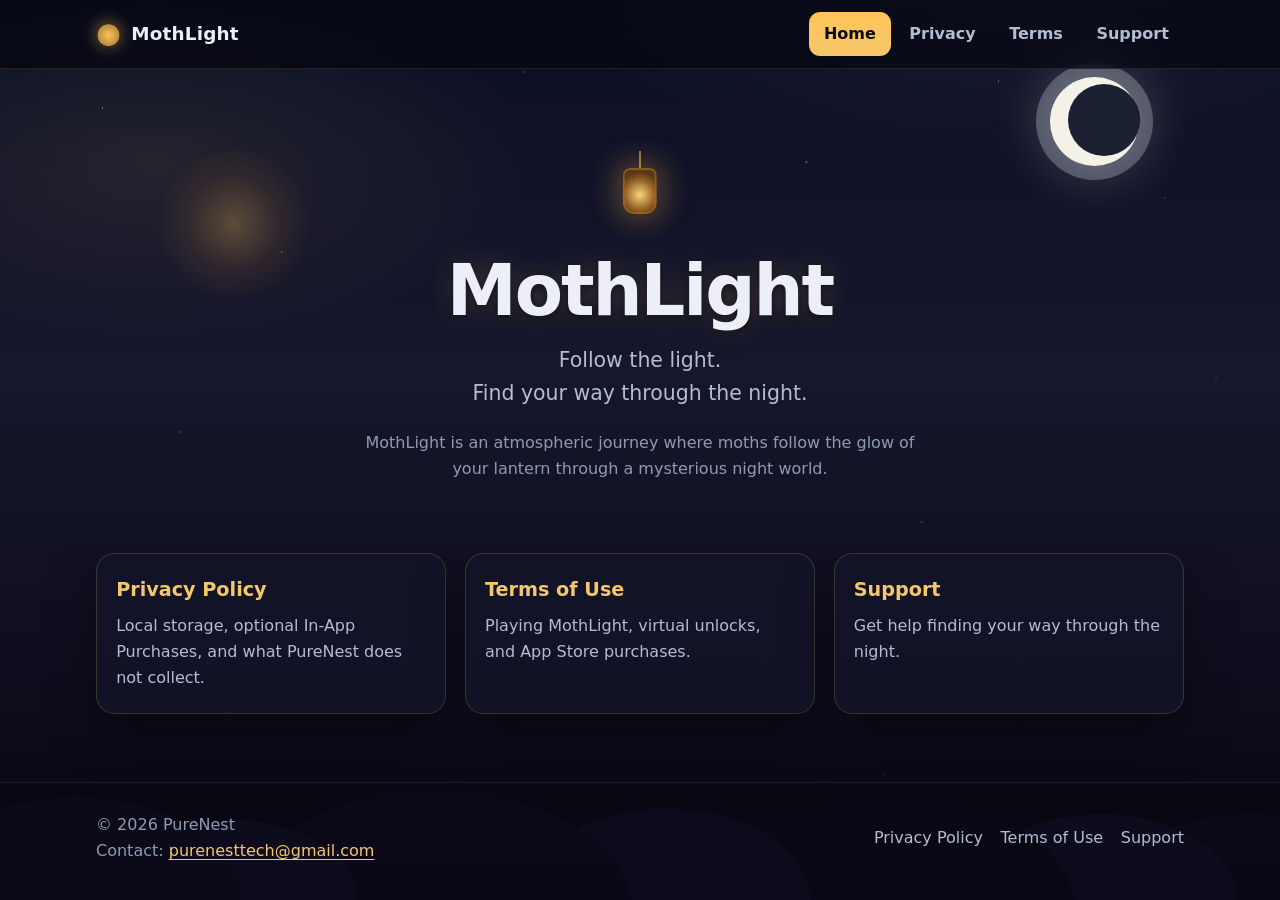
<file: index.html>
<!DOCTYPE html>
<html lang="en">
<head>
  <meta charset="utf-8">
  <meta name="viewport" content="width=device-width, initial-scale=1">
  <title>MothLight — Follow the Light</title>
  <meta name="description" content="MothLight is an atmospheric journey where moths follow the glow of your lantern through a mysterious night world.">
  <meta name="theme-color" content="#080712">
  <meta property="og:title" content="MothLight — Follow the Light">
  <meta property="og:description" content="MothLight is an atmospheric journey where moths follow the glow of your lantern through a mysterious night world.">
  <meta property="og:type" content="website">
  <meta property="og:url" content="https://Farhan-Maqsood.github.io/MothLight-Legal/">
  <link rel="stylesheet" href="assets/css/style.css">
</head>
<body>
  <div class="sky" aria-hidden="true">
    <div class="stars"></div>
    <div class="stars-dim"></div>
    <div class="moon"></div>
    <div class="lantern-glow"></div>
    <div class="forest"></div>
  </div>

  <div class="site">
    <a class="skip-link" href="#content">Skip to content</a>

    <header class="site-header">
      <div class="header-inner">
        <a class="brand" href="index.html">
          <span class="brand-mark" aria-hidden="true"></span>
          MothLight
        </a>
        <button class="nav-toggle" type="button" aria-expanded="false" aria-controls="site-nav">
          <span class="nav-toggle-bars" aria-hidden="true"></span>
          <span class="visually-hidden">Menu</span>
        </button>
        <nav class="site-nav" id="site-nav" aria-label="Primary">
          <ul>
            <li><a href="index.html" aria-current="page">Home</a></li>
            <li><a href="privacy.html">Privacy</a></li>
            <li><a href="terms.html">Terms</a></li>
            <li><a href="support.html">Support</a></li>
          </ul>
        </nav>
      </div>
    </header>

    <main class="main" id="content">
      <section class="hero">
        <div class="hero-lantern" aria-hidden="true"></div>
        <h1>MothLight</h1>
        <p class="tagline">Follow the light.<br>Find your way through the night.</p>
        <p class="lede">MothLight is an atmospheric journey where moths follow the glow of your lantern through a mysterious night world.</p>
      </section>

      <section class="card-grid" aria-label="Legal and support pages">
        <a class="nav-card" href="privacy.html">
          <h2>Privacy Policy</h2>
          <p>Local storage, optional In-App Purchases, and what PureNest does not collect.</p>
        </a>
        <a class="nav-card" href="terms.html">
          <h2>Terms of Use</h2>
          <p>Playing MothLight, virtual unlocks, and App Store purchases.</p>
        </a>
        <a class="nav-card" href="support.html">
          <h2>Support</h2>
          <p>Get help finding your way through the night.</p>
        </a>
      </section>
    </main>

    <footer class="site-footer">
      <div class="footer-inner">
        <div>
          <p class="copyright">&copy; <span data-year>2026</span> PureNest</p>
          <p class="footer-contact">Contact: <a href="mailto:purenesttech@gmail.com">purenesttech@gmail.com</a></p>
        </div>
        <nav class="footer-links" aria-label="Footer">
          <a href="privacy.html">Privacy Policy</a>
          <a href="terms.html">Terms of Use</a>
          <a href="support.html">Support</a>
        </nav>
      </div>
    </footer>
  </div>

  <script src="assets/js/main.js"></script>
</body>
</html>
</file>
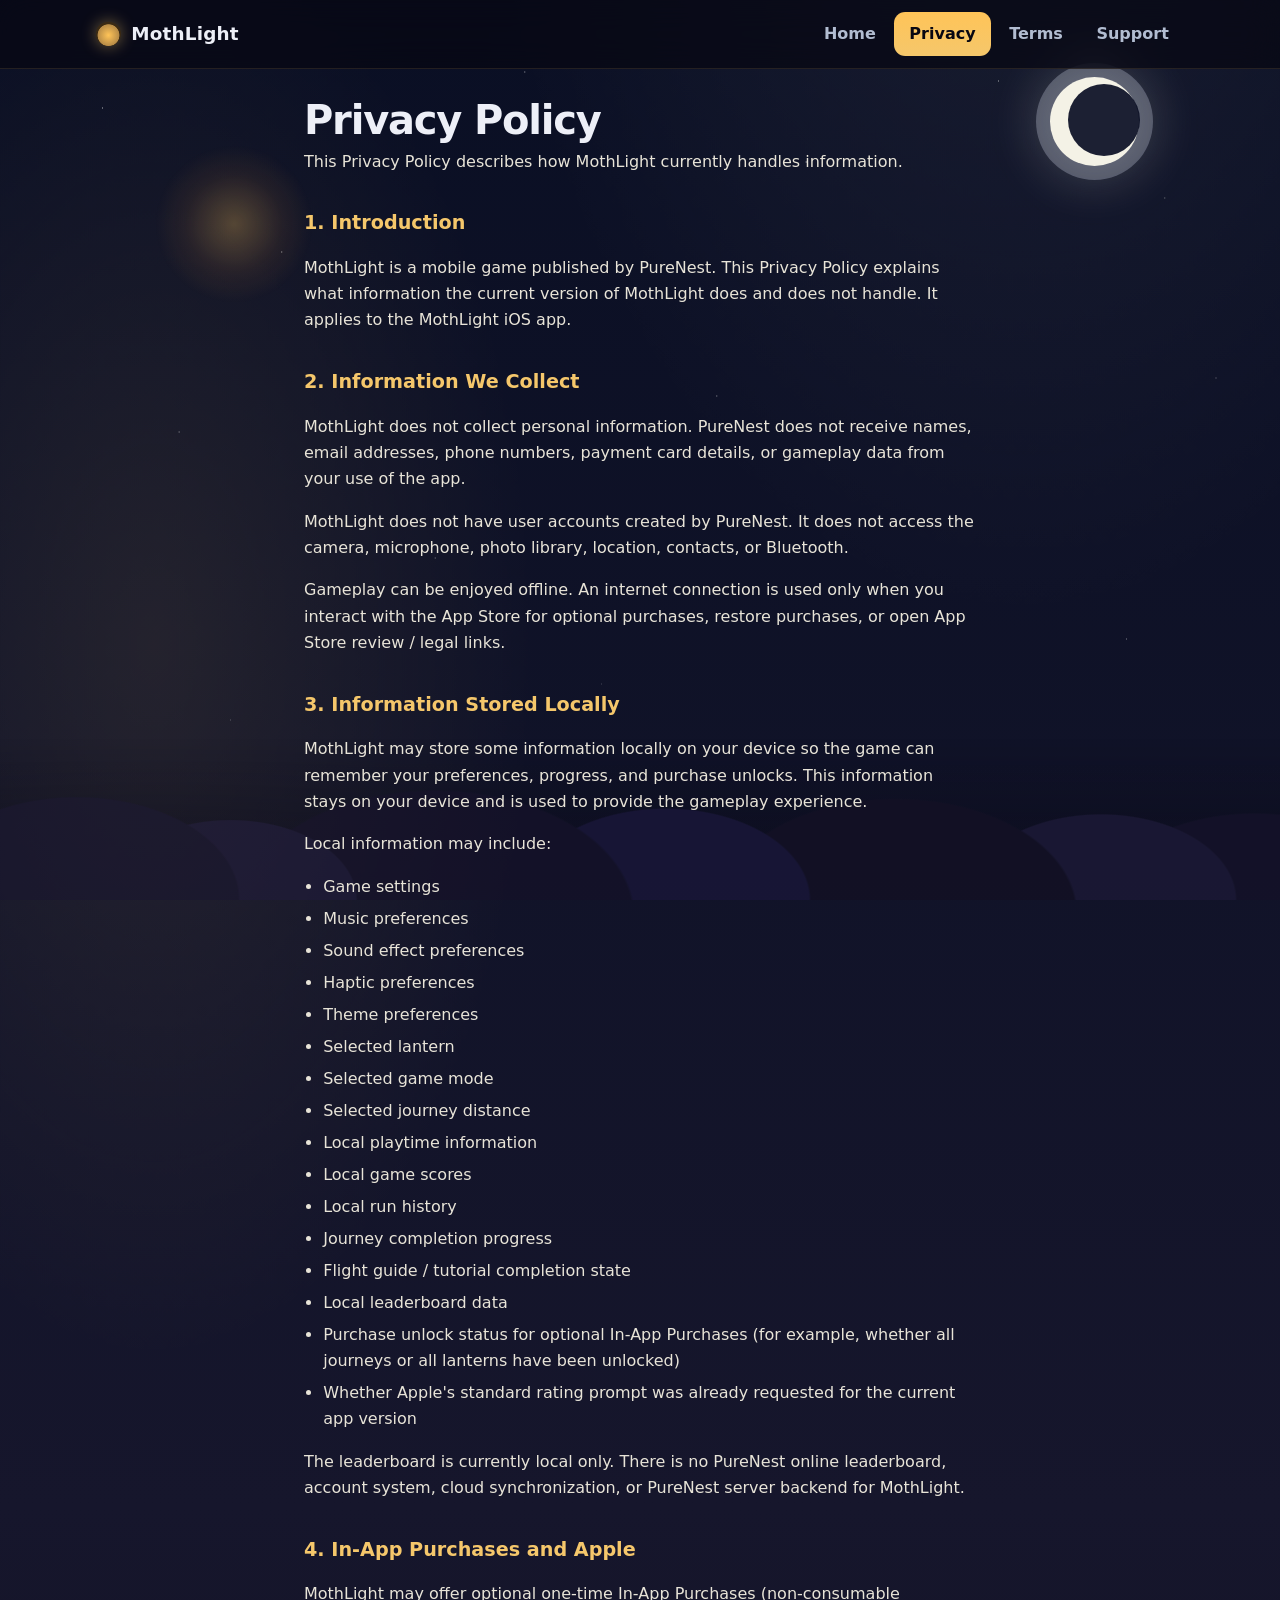
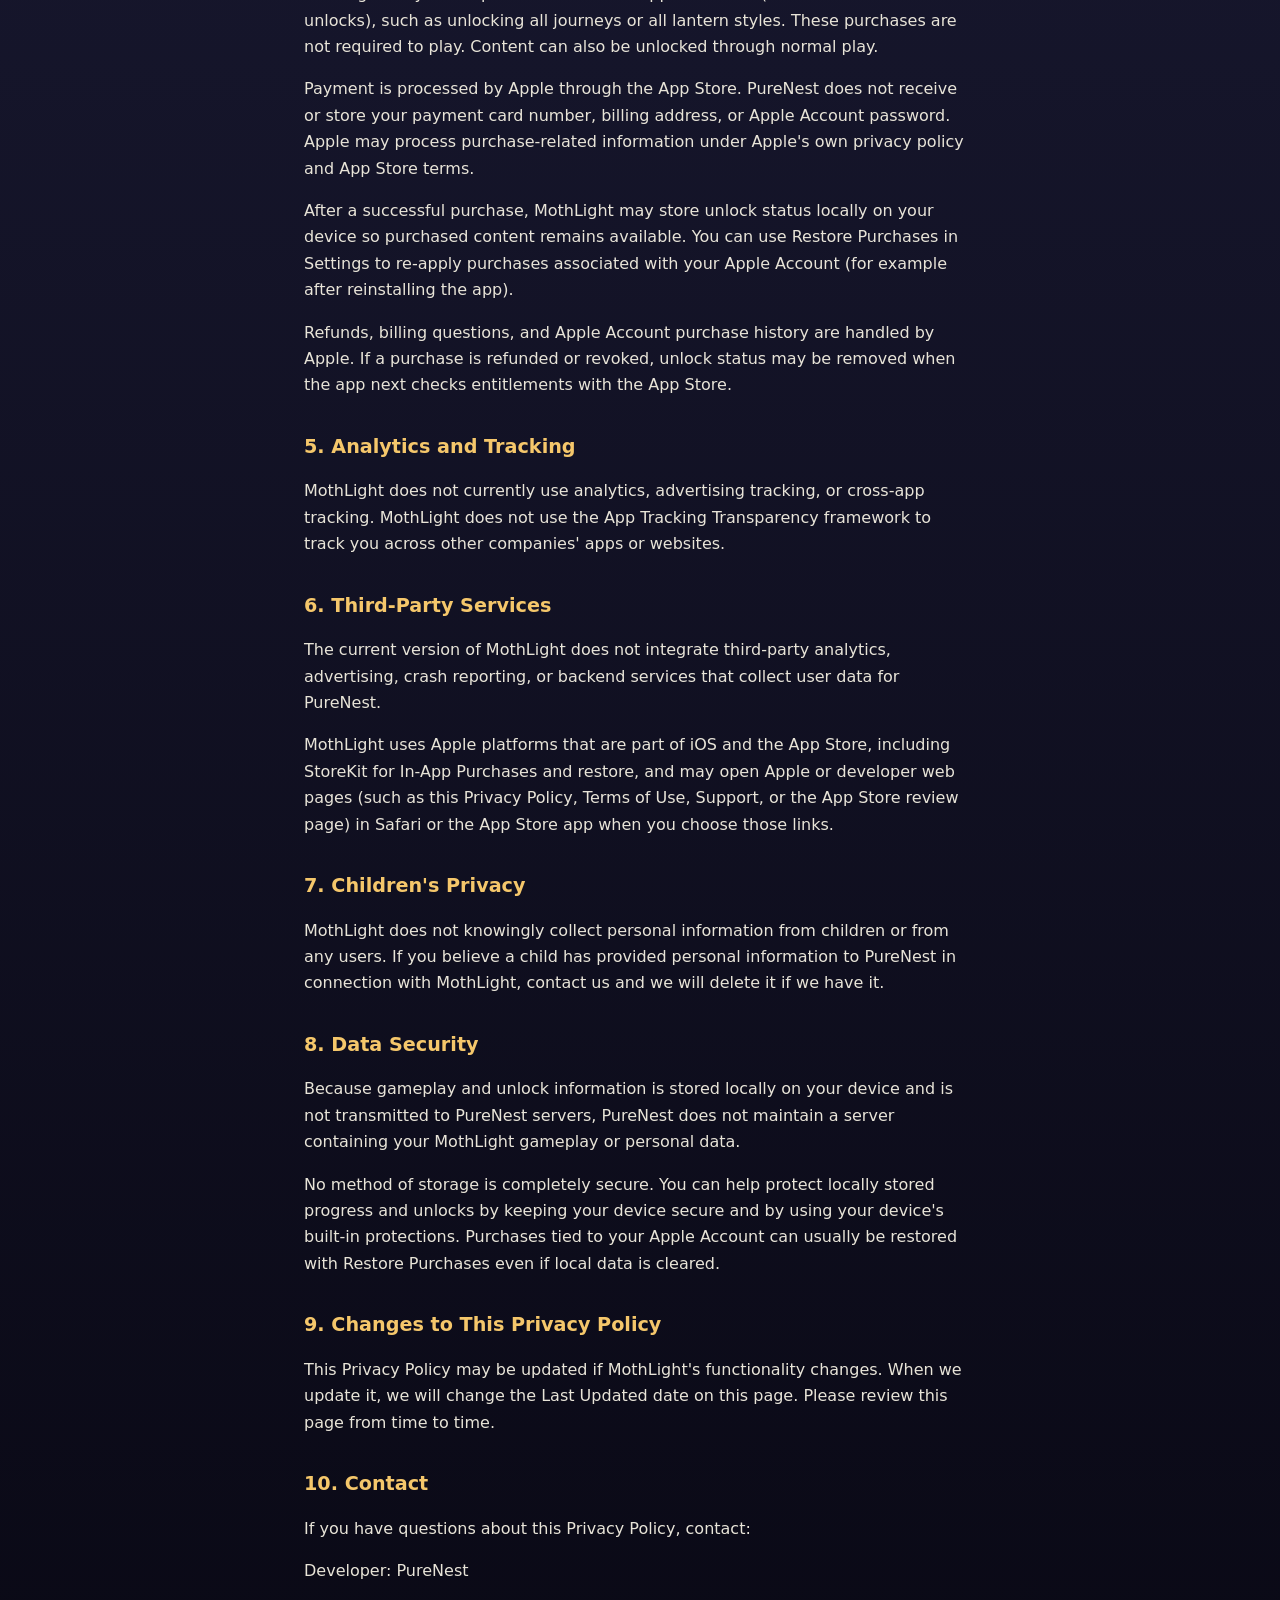
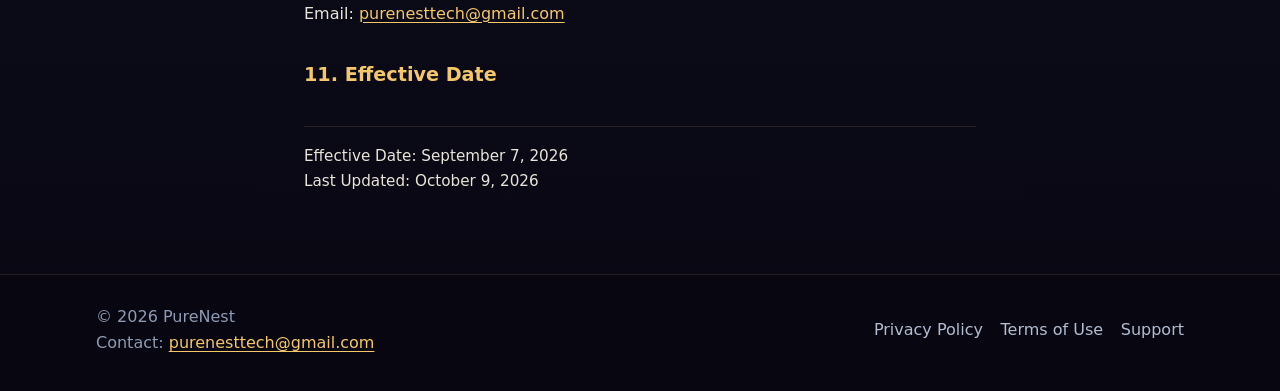
<file: privacy.html>
<!DOCTYPE html>
<html lang="en">
<head>
  <meta charset="utf-8">
  <meta name="viewport" content="width=device-width, initial-scale=1">
  <title>MothLight Privacy Policy</title>
  <meta name="description" content="Official Privacy Policy for MothLight by PureNest. Explains local storage, optional In-App Purchases handled by Apple, and that PureNest does not collect personal information.">
  <meta name="theme-color" content="#080712">
  <meta property="og:title" content="MothLight Privacy Policy">
  <meta property="og:description" content="Official Privacy Policy for MothLight by PureNest. Explains local storage, optional In-App Purchases handled by Apple, and that PureNest does not collect personal information.">
  <meta property="og:type" content="website">
  <meta property="og:url" content="https://Farhan-Maqsood.github.io/MothLight-Legal/privacy.html">
  <link rel="stylesheet" href="assets/css/style.css">
</head>
<body class="page-legal">
  <div class="sky" aria-hidden="true">
    <div class="stars"></div>
    <div class="stars-dim"></div>
    <div class="moon"></div>
    <div class="lantern-glow"></div>
    <div class="forest"></div>
  </div>

  <div class="site">
    <a class="skip-link" href="#content">Skip to content</a>

    <header class="site-header">
      <div class="header-inner">
        <a class="brand" href="index.html">
          <span class="brand-mark" aria-hidden="true"></span>
          MothLight
        </a>
        <button class="nav-toggle" type="button" aria-expanded="false" aria-controls="site-nav">
          <span class="nav-toggle-bars" aria-hidden="true"></span>
          <span class="visually-hidden">Menu</span>
        </button>
        <nav class="site-nav" id="site-nav" aria-label="Primary">
          <ul>
            <li><a href="index.html">Home</a></li>
            <li><a href="privacy.html" aria-current="page">Privacy</a></li>
            <li><a href="terms.html">Terms</a></li>
            <li><a href="support.html">Support</a></li>
          </ul>
        </nav>
      </div>
    </header>

    <main class="main legal" id="content">
      <h1 class="page-title">Privacy Policy</h1>
      <p class="page-kicker">This Privacy Policy describes how MothLight currently handles information.</p>

      <h2>1. Introduction</h2>
      <p>MothLight is a mobile game published by PureNest. This Privacy Policy explains what information the current version of MothLight does and does not handle. It applies to the MothLight iOS app.</p>

      <h2>2. Information We Collect</h2>
      <p>MothLight does not collect personal information. PureNest does not receive names, email addresses, phone numbers, payment card details, or gameplay data from your use of the app.</p>
      <p>MothLight does not have user accounts created by PureNest. It does not access the camera, microphone, photo library, location, contacts, or Bluetooth.</p>
      <p>Gameplay can be enjoyed offline. An internet connection is used only when you interact with the App Store for optional purchases, restore purchases, or open App Store review / legal links.</p>

      <h2>3. Information Stored Locally</h2>
      <p>MothLight may store some information locally on your device so the game can remember your preferences, progress, and purchase unlocks. This information stays on your device and is used to provide the gameplay experience.</p>
      <p>Local information may include:</p>
      <ul>
        <li>Game settings</li>
        <li>Music preferences</li>
        <li>Sound effect preferences</li>
        <li>Haptic preferences</li>
        <li>Theme preferences</li>
        <li>Selected lantern</li>
        <li>Selected game mode</li>
        <li>Selected journey distance</li>
        <li>Local playtime information</li>
        <li>Local game scores</li>
        <li>Local run history</li>
        <li>Journey completion progress</li>
        <li>Flight guide / tutorial completion state</li>
        <li>Local leaderboard data</li>
        <li>Purchase unlock status for optional In-App Purchases (for example, whether all journeys or all lanterns have been unlocked)</li>
        <li>Whether Apple's standard rating prompt was already requested for the current app version</li>
      </ul>
      <p>The leaderboard is currently local only. There is no PureNest online leaderboard, account system, cloud synchronization, or PureNest server backend for MothLight.</p>

      <h2>4. In-App Purchases and Apple</h2>
      <p>MothLight may offer optional one-time In-App Purchases (non-consumable unlocks), such as unlocking all journeys or all lantern styles. These purchases are not required to play. Content can also be unlocked through normal play.</p>
      <p>Payment is processed by Apple through the App Store. PureNest does not receive or store your payment card number, billing address, or Apple Account password. Apple may process purchase-related information under Apple's own privacy policy and App Store terms.</p>
      <p>After a successful purchase, MothLight may store unlock status locally on your device so purchased content remains available. You can use Restore Purchases in Settings to re-apply purchases associated with your Apple Account (for example after reinstalling the app).</p>
      <p>Refunds, billing questions, and Apple Account purchase history are handled by Apple. If a purchase is refunded or revoked, unlock status may be removed when the app next checks entitlements with the App Store.</p>

      <h2>5. Analytics and Tracking</h2>
      <p>MothLight does not currently use analytics, advertising tracking, or cross-app tracking. MothLight does not use the App Tracking Transparency framework to track you across other companies' apps or websites.</p>

      <h2>6. Third-Party Services</h2>
      <p>The current version of MothLight does not integrate third-party analytics, advertising, crash reporting, or backend services that collect user data for PureNest.</p>
      <p>MothLight uses Apple platforms that are part of iOS and the App Store, including StoreKit for In-App Purchases and restore, and may open Apple or developer web pages (such as this Privacy Policy, Terms of Use, Support, or the App Store review page) in Safari or the App Store app when you choose those links.</p>

      <h2>7. Children's Privacy</h2>
      <p>MothLight does not knowingly collect personal information from children or from any users. If you believe a child has provided personal information to PureNest in connection with MothLight, contact us and we will delete it if we have it.</p>

      <h2>8. Data Security</h2>
      <p>Because gameplay and unlock information is stored locally on your device and is not transmitted to PureNest servers, PureNest does not maintain a server containing your MothLight gameplay or personal data.</p>
      <p>No method of storage is completely secure. You can help protect locally stored progress and unlocks by keeping your device secure and by using your device's built-in protections. Purchases tied to your Apple Account can usually be restored with Restore Purchases even if local data is cleared.</p>

      <h2>9. Changes to This Privacy Policy</h2>
      <p>This Privacy Policy may be updated if MothLight's functionality changes. When we update it, we will change the Last Updated date on this page. Please review this page from time to time.</p>

      <h2>10. Contact</h2>
      <p>If you have questions about this Privacy Policy, contact:</p>
      <p>Developer: PureNest</p>
      <p>Email: <a href="mailto:purenesttech@gmail.com">purenesttech@gmail.com</a></p>

      <h2>11. Effective Date</h2>
      <p class="meta-dates">Effective Date: September 7, 2026<br>Last Updated: October 9, 2026</p>
    </main>

    <footer class="site-footer">
      <div class="footer-inner">
        <div>
          <p class="copyright">&copy; <span data-year>2026</span> PureNest</p>
          <p class="footer-contact">Contact: <a href="mailto:purenesttech@gmail.com">purenesttech@gmail.com</a></p>
        </div>
        <nav class="footer-links" aria-label="Footer">
          <a href="privacy.html">Privacy Policy</a>
          <a href="terms.html">Terms of Use</a>
          <a href="support.html">Support</a>
        </nav>
      </div>
    </footer>
  </div>

  <script src="assets/js/main.js"></script>
</body>
</html>
</file>
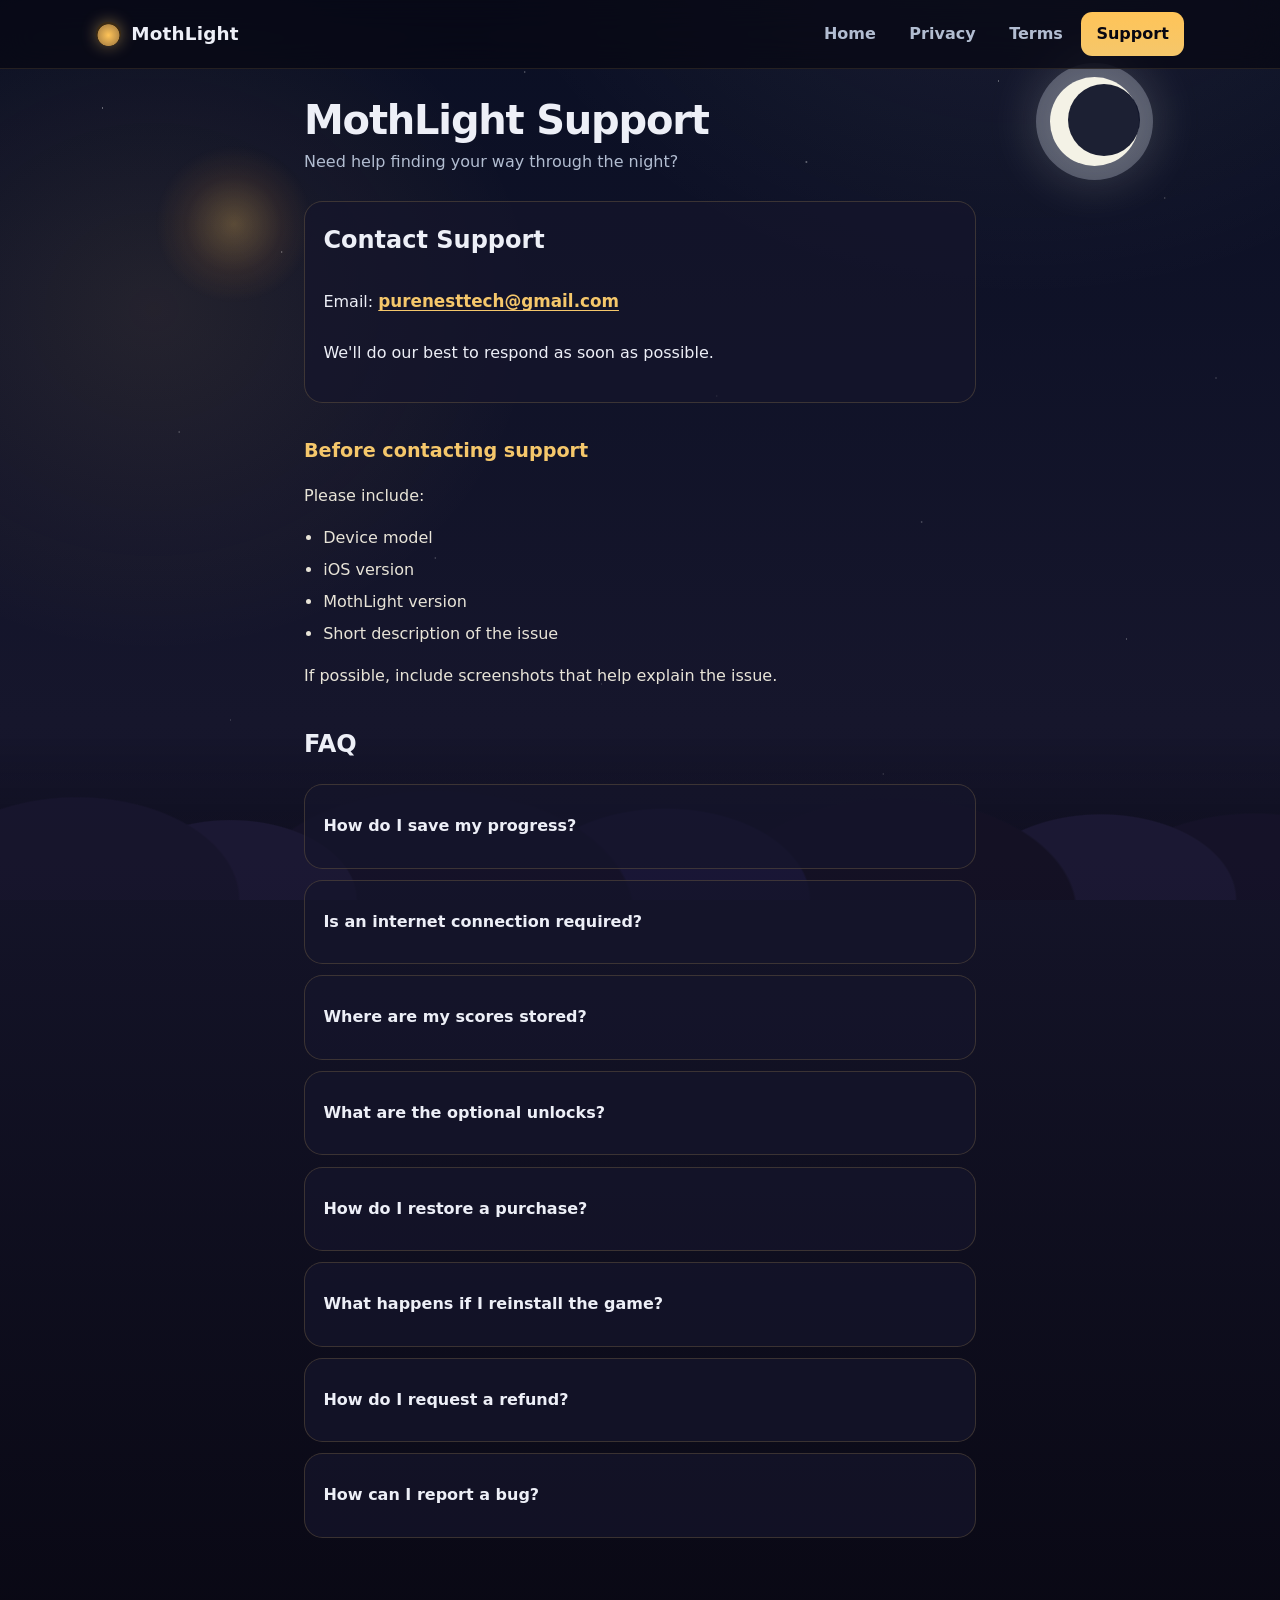
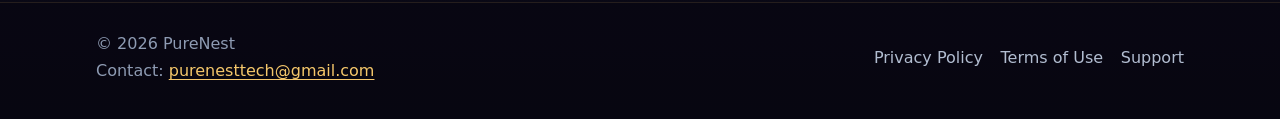
<file: support.html>
<!DOCTYPE html>
<html lang="en">
<head>
  <meta charset="utf-8">
  <meta name="viewport" content="width=device-width, initial-scale=1">
  <title>MothLight Support</title>
  <meta name="description" content="Need help with MothLight? Contact PureNest support at purenesttech@gmail.com.">
  <meta name="theme-color" content="#080712">
  <meta property="og:title" content="MothLight Support">
  <meta property="og:description" content="Need help with MothLight? Contact PureNest support at purenesttech@gmail.com.">
  <meta property="og:type" content="website">
  <meta property="og:url" content="https://Farhan-Maqsood.github.io/MothLight-Legal/support.html">
  <link rel="stylesheet" href="assets/css/style.css">
</head>
<body class="page-legal">
  <div class="sky" aria-hidden="true">
    <div class="stars"></div>
    <div class="stars-dim"></div>
    <div class="moon"></div>
    <div class="lantern-glow"></div>
    <div class="forest"></div>
  </div>

  <div class="site">
    <a class="skip-link" href="#content">Skip to content</a>

    <header class="site-header">
      <div class="header-inner">
        <a class="brand" href="index.html">
          <span class="brand-mark" aria-hidden="true"></span>
          MothLight
        </a>
        <button class="nav-toggle" type="button" aria-expanded="false" aria-controls="site-nav">
          <span class="nav-toggle-bars" aria-hidden="true"></span>
          <span class="visually-hidden">Menu</span>
        </button>
        <nav class="site-nav" id="site-nav" aria-label="Primary">
          <ul>
            <li><a href="index.html">Home</a></li>
            <li><a href="privacy.html">Privacy</a></li>
            <li><a href="terms.html">Terms</a></li>
            <li><a href="support.html" aria-current="page">Support</a></li>
          </ul>
        </nav>
      </div>
    </header>

    <main class="main" id="content">
      <h1 class="page-title">MothLight Support</h1>
      <p class="page-kicker">Need help finding your way through the night?</p>

      <section class="contact-panel">
        <h2>Contact Support</h2>
        <p>Email: <a class="email-link" href="mailto:purenesttech@gmail.com">purenesttech@gmail.com</a></p>
        <p>We'll do our best to respond as soon as possible.</p>
      </section>

      <section class="legal">
        <h2>Before contacting support</h2>
        <p>Please include:</p>
        <ul class="include-list">
          <li>Device model</li>
          <li>iOS version</li>
          <li>MothLight version</li>
          <li>Short description of the issue</li>
        </ul>
        <p>If possible, include screenshots that help explain the issue.</p>
      </section>

      <section class="faq">
        <h2>FAQ</h2>

        <details>
          <summary>How do I save my progress?</summary>
          <p>MothLight stores gameplay progress and settings locally on your device.</p>
        </details>

        <details>
          <summary>Is an internet connection required?</summary>
          <p>You can play MothLight without an internet connection. A connection is needed only for optional In-App Purchases, Restore Purchases, and opening App Store or support links.</p>
        </details>

        <details>
          <summary>Where are my scores stored?</summary>
          <p>The current version stores score and leaderboard information locally on your device.</p>
        </details>

        <details>
          <summary>What are the optional unlocks?</summary>
          <p>MothLight may offer one-time purchases to unlock all journeys or all lantern styles immediately. Everything can still be unlocked by playing. Find them in Settings → Optional Unlocks.</p>
        </details>

        <details>
          <summary>How do I restore a purchase?</summary>
          <p>Open Settings → Optional Unlocks → Restore Purchases and sign in with the same Apple Account you used to buy. Purchases are tied to your Apple Account, not only to local game data.</p>
        </details>

        <details>
          <summary>What happens if I reinstall the game?</summary>
          <p>Game progress and settings are stored locally on your device, so reinstalling may reset local progress. Purchased unlocks can usually be brought back with Restore Purchases.</p>
        </details>

        <details>
          <summary>How do I request a refund?</summary>
          <p>Refunds for App Store purchases are handled by Apple. Visit <a href="https://reportaproblem.apple.com">reportaproblem.apple.com</a> or use Apple's purchase support. PureNest cannot process App Store refunds directly.</p>
        </details>

        <details>
          <summary>How can I report a bug?</summary>
          <p>Contact us at <a href="mailto:purenesttech@gmail.com">purenesttech@gmail.com</a> and include your device model, iOS version, MothLight version, and a description of the issue.</p>
        </details>
      </section>
    </main>

    <footer class="site-footer">
      <div class="footer-inner">
        <div>
          <p class="copyright">&copy; <span data-year>2026</span> PureNest</p>
          <p class="footer-contact">Contact: <a href="mailto:purenesttech@gmail.com">purenesttech@gmail.com</a></p>
        </div>
        <nav class="footer-links" aria-label="Footer">
          <a href="privacy.html">Privacy Policy</a>
          <a href="terms.html">Terms of Use</a>
          <a href="support.html">Support</a>
        </nav>
      </div>
    </footer>
  </div>

  <script src="assets/js/main.js"></script>
</body>
</html>
</file>
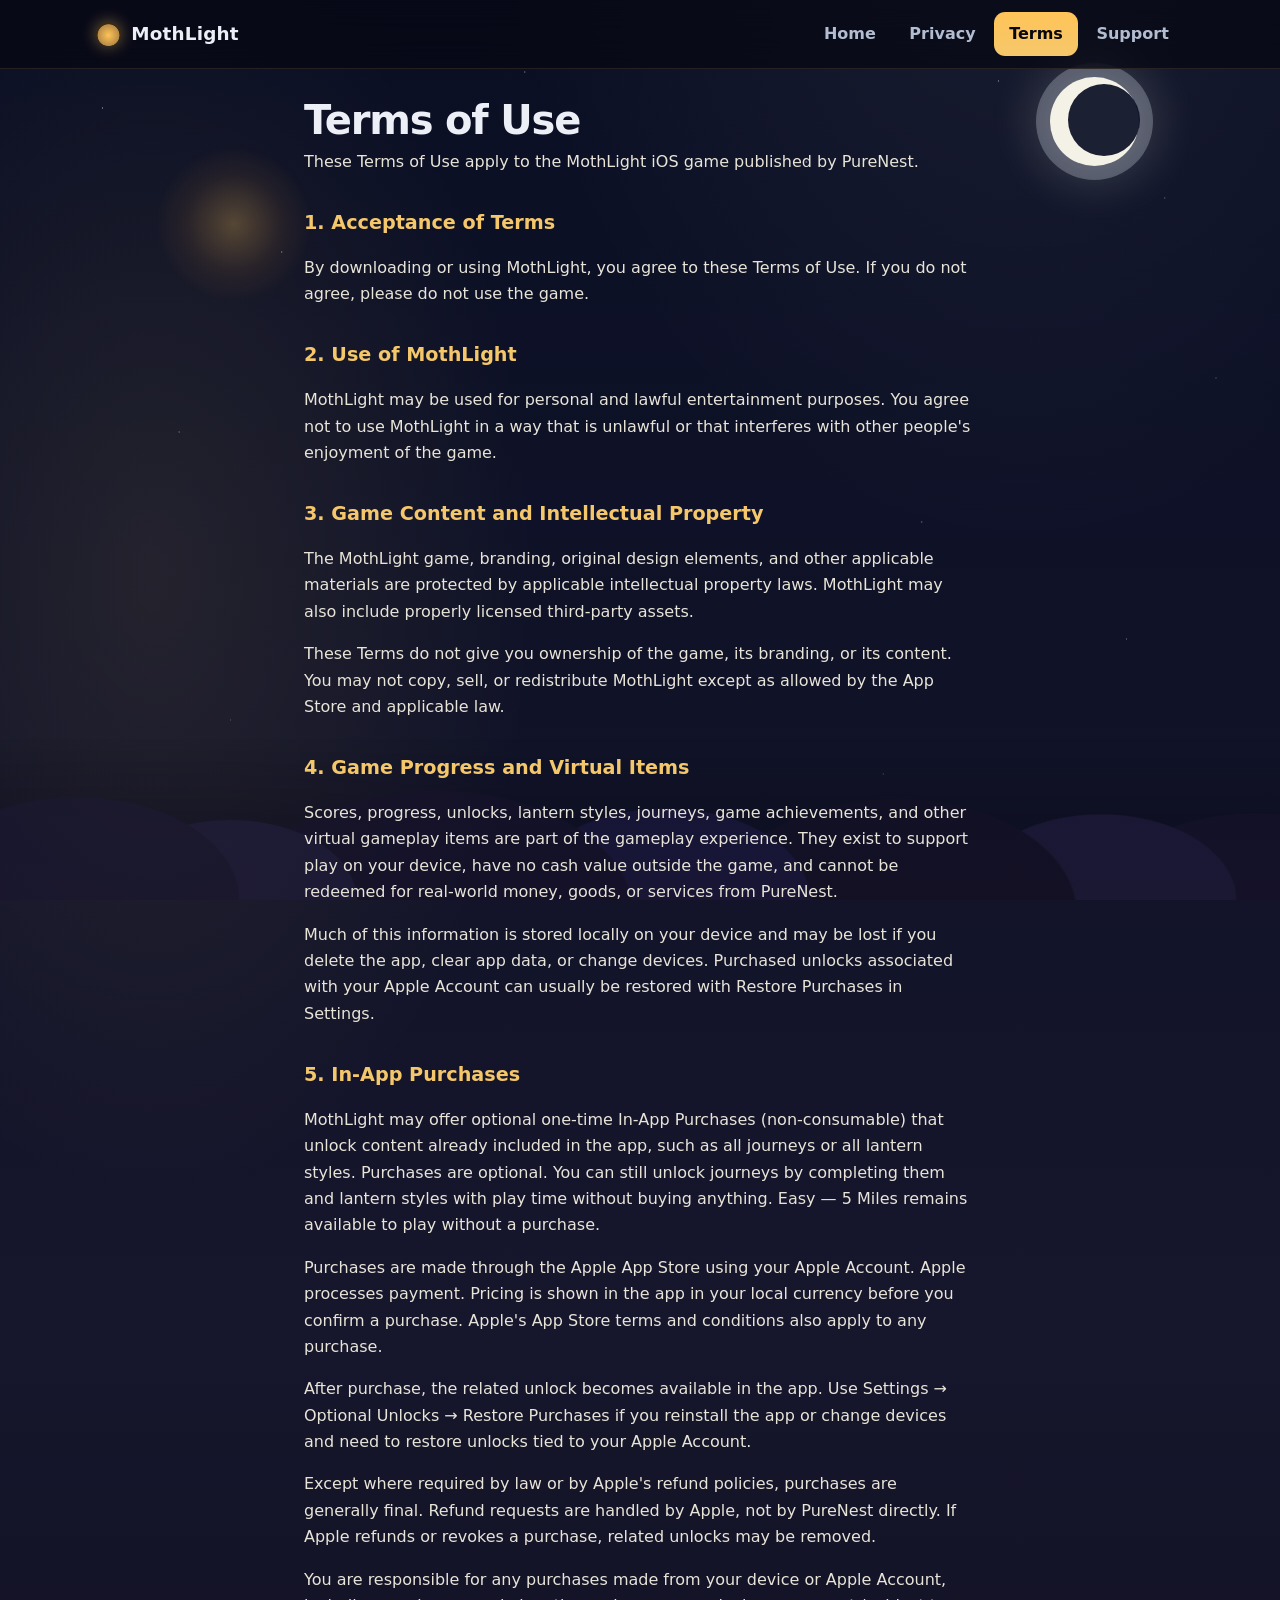
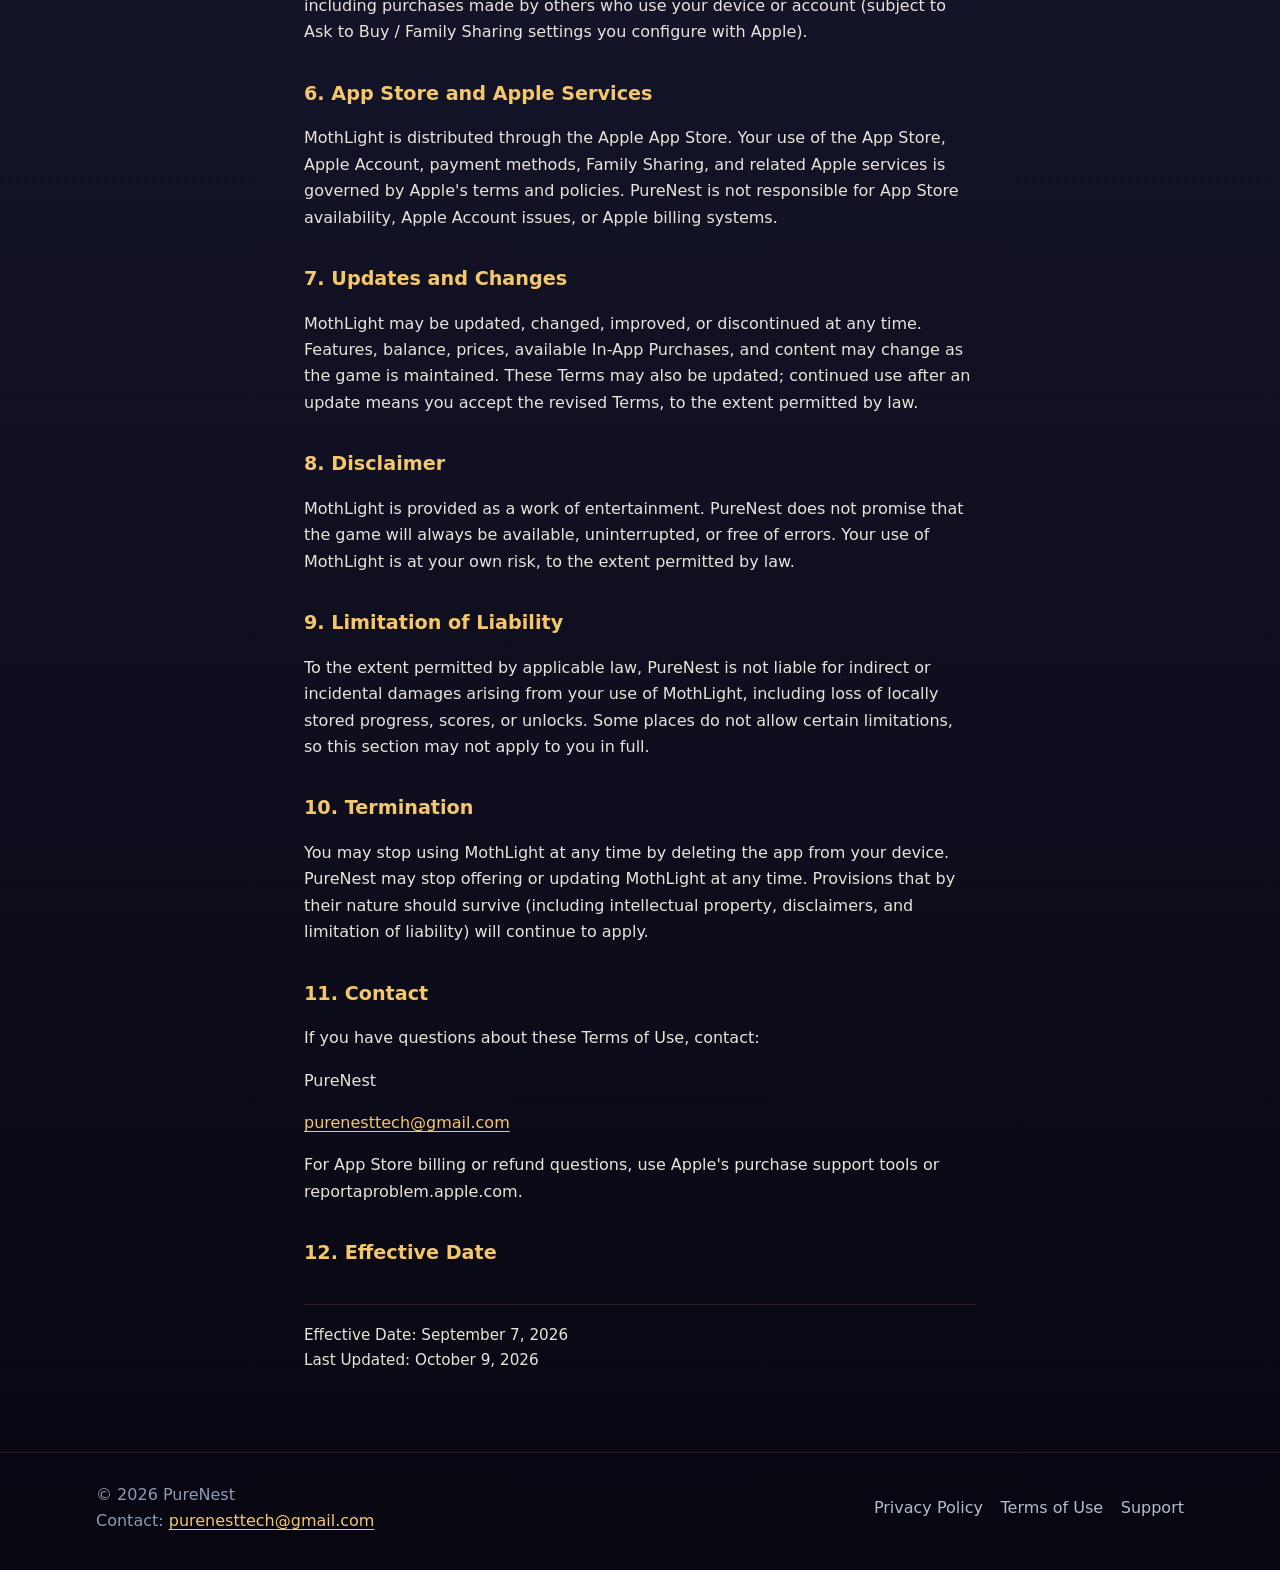
<file: terms.html>
<!DOCTYPE html>
<html lang="en">
<head>
  <meta charset="utf-8">
  <meta name="viewport" content="width=device-width, initial-scale=1">
  <title>MothLight Terms of Use</title>
  <meta name="description" content="Terms of Use for MothLight by PureNest, including optional In-App Purchases, virtual unlocks, and App Store rules.">
  <meta name="theme-color" content="#080712">
  <meta property="og:title" content="MothLight Terms of Use">
  <meta property="og:description" content="Terms of Use for MothLight by PureNest, including optional In-App Purchases, virtual unlocks, and App Store rules.">
  <meta property="og:type" content="website">
  <meta property="og:url" content="https://Farhan-Maqsood.github.io/MothLight-Legal/terms.html">
  <link rel="stylesheet" href="assets/css/style.css">
</head>
<body class="page-legal">
  <div class="sky" aria-hidden="true">
    <div class="stars"></div>
    <div class="stars-dim"></div>
    <div class="moon"></div>
    <div class="lantern-glow"></div>
    <div class="forest"></div>
  </div>

  <div class="site">
    <a class="skip-link" href="#content">Skip to content</a>

    <header class="site-header">
      <div class="header-inner">
        <a class="brand" href="index.html">
          <span class="brand-mark" aria-hidden="true"></span>
          MothLight
        </a>
        <button class="nav-toggle" type="button" aria-expanded="false" aria-controls="site-nav">
          <span class="nav-toggle-bars" aria-hidden="true"></span>
          <span class="visually-hidden">Menu</span>
        </button>
        <nav class="site-nav" id="site-nav" aria-label="Primary">
          <ul>
            <li><a href="index.html">Home</a></li>
            <li><a href="privacy.html">Privacy</a></li>
            <li><a href="terms.html" aria-current="page">Terms</a></li>
            <li><a href="support.html">Support</a></li>
          </ul>
        </nav>
      </div>
    </header>

    <main class="main legal" id="content">
      <h1 class="page-title">Terms of Use</h1>
      <p class="page-kicker">These Terms of Use apply to the MothLight iOS game published by PureNest.</p>

      <h2>1. Acceptance of Terms</h2>
      <p>By downloading or using MothLight, you agree to these Terms of Use. If you do not agree, please do not use the game.</p>

      <h2>2. Use of MothLight</h2>
      <p>MothLight may be used for personal and lawful entertainment purposes. You agree not to use MothLight in a way that is unlawful or that interferes with other people's enjoyment of the game.</p>

      <h2>3. Game Content and Intellectual Property</h2>
      <p>The MothLight game, branding, original design elements, and other applicable materials are protected by applicable intellectual property laws. MothLight may also include properly licensed third-party assets.</p>
      <p>These Terms do not give you ownership of the game, its branding, or its content. You may not copy, sell, or redistribute MothLight except as allowed by the App Store and applicable law.</p>

      <h2>4. Game Progress and Virtual Items</h2>
      <p>Scores, progress, unlocks, lantern styles, journeys, game achievements, and other virtual gameplay items are part of the gameplay experience. They exist to support play on your device, have no cash value outside the game, and cannot be redeemed for real-world money, goods, or services from PureNest.</p>
      <p>Much of this information is stored locally on your device and may be lost if you delete the app, clear app data, or change devices. Purchased unlocks associated with your Apple Account can usually be restored with Restore Purchases in Settings.</p>

      <h2>5. In-App Purchases</h2>
      <p>MothLight may offer optional one-time In-App Purchases (non-consumable) that unlock content already included in the app, such as all journeys or all lantern styles. Purchases are optional. You can still unlock journeys by completing them and lantern styles with play time without buying anything. Easy — 5 Miles remains available to play without a purchase.</p>
      <p>Purchases are made through the Apple App Store using your Apple Account. Apple processes payment. Pricing is shown in the app in your local currency before you confirm a purchase. Apple's App Store terms and conditions also apply to any purchase.</p>
      <p>After purchase, the related unlock becomes available in the app. Use Settings → Optional Unlocks → Restore Purchases if you reinstall the app or change devices and need to restore unlocks tied to your Apple Account.</p>
      <p>Except where required by law or by Apple's refund policies, purchases are generally final. Refund requests are handled by Apple, not by PureNest directly. If Apple refunds or revokes a purchase, related unlocks may be removed.</p>
      <p>You are responsible for any purchases made from your device or Apple Account, including purchases made by others who use your device or account (subject to Ask to Buy / Family Sharing settings you configure with Apple).</p>

      <h2>6. App Store and Apple Services</h2>
      <p>MothLight is distributed through the Apple App Store. Your use of the App Store, Apple Account, payment methods, Family Sharing, and related Apple services is governed by Apple's terms and policies. PureNest is not responsible for App Store availability, Apple Account issues, or Apple billing systems.</p>

      <h2>7. Updates and Changes</h2>
      <p>MothLight may be updated, changed, improved, or discontinued at any time. Features, balance, prices, available In-App Purchases, and content may change as the game is maintained. These Terms may also be updated; continued use after an update means you accept the revised Terms, to the extent permitted by law.</p>

      <h2>8. Disclaimer</h2>
      <p>MothLight is provided as a work of entertainment. PureNest does not promise that the game will always be available, uninterrupted, or free of errors. Your use of MothLight is at your own risk, to the extent permitted by law.</p>

      <h2>9. Limitation of Liability</h2>
      <p>To the extent permitted by applicable law, PureNest is not liable for indirect or incidental damages arising from your use of MothLight, including loss of locally stored progress, scores, or unlocks. Some places do not allow certain limitations, so this section may not apply to you in full.</p>

      <h2>10. Termination</h2>
      <p>You may stop using MothLight at any time by deleting the app from your device. PureNest may stop offering or updating MothLight at any time. Provisions that by their nature should survive (including intellectual property, disclaimers, and limitation of liability) will continue to apply.</p>

      <h2>11. Contact</h2>
      <p>If you have questions about these Terms of Use, contact:</p>
      <p>PureNest</p>
      <p><a href="mailto:purenesttech@gmail.com">purenesttech@gmail.com</a></p>
      <p>For App Store billing or refund questions, use Apple's purchase support tools or reportaproblem.apple.com.</p>

      <h2>12. Effective Date</h2>
      <p class="meta-dates">Effective Date: September 7, 2026<br>Last Updated: October 9, 2026</p>
    </main>

    <footer class="site-footer">
      <div class="footer-inner">
        <div>
          <p class="copyright">&copy; <span data-year>2026</span> PureNest</p>
          <p class="footer-contact">Contact: <a href="mailto:purenesttech@gmail.com">purenesttech@gmail.com</a></p>
        </div>
        <nav class="footer-links" aria-label="Footer">
          <a href="privacy.html">Privacy Policy</a>
          <a href="terms.html">Terms of Use</a>
          <a href="support.html">Support</a>
        </nav>
      </div>
    </footer>
  </div>

  <script src="assets/js/main.js"></script>
</body>
</html>
</file>
<file: assets/css/style.css>
/* MothLight Legal & Support — night forest, moonlight, lantern glow */

:root {
  --night-deep: #080712;
  --night-mid: #0a0f24;
  --night-lift: #16162c;
  --forest: #2a2448;
  --mist: #8c9dc7;
  --text: #edeff7;
  --text-muted: #b2bdd1;
  --text-soft: #8e9bb3;
  --lantern: #f5c76b;
  --lantern-bright: #ffc458;
  --lantern-dim: #b88c47;
  --moon: #f4f2e6;
  --halo: rgba(220, 225, 240, 0.28);
  --card: rgba(22, 22, 44, 0.72);
  --card-border: rgba(245, 199, 107, 0.18);
  --focus: #ffd88a;
  --danger-safe: #e8e4d8;
  --header-h: 4.25rem;
  --content: 42rem;
  --wide: 68rem;
  --radius: 1.15rem;
  --shadow: 0 18px 50px rgba(0, 0, 0, 0.38);
}

*,
*::before,
*::after {
  box-sizing: border-box;
}

html {
  scroll-behavior: smooth;
}

html,
body {
  margin: 0;
  padding: 0;
  min-height: 100%;
  background: var(--night-deep);
  color: var(--text);
  font-family: -apple-system, BlinkMacSystemFont, "SF Pro Text", "Segoe UI",
    system-ui, sans-serif;
  font-size: 1rem;
  line-height: 1.65;
  overflow-x: hidden;
}

body {
  min-height: 100vh;
  display: flex;
  flex-direction: column;
  background:
    radial-gradient(ellipse 80% 50% at 80% -10%, rgba(244, 242, 230, 0.08), transparent 55%),
    radial-gradient(ellipse 60% 40% at 12% 18%, rgba(245, 199, 107, 0.09), transparent 50%),
    linear-gradient(180deg, var(--night-mid) 0%, var(--night-lift) 42%, var(--night-deep) 100%);
}

img,
svg {
  max-width: 100%;
  display: block;
}

a {
  color: var(--lantern);
  text-decoration-thickness: 1px;
  text-underline-offset: 0.18em;
}

a:hover {
  color: var(--lantern-bright);
}

:focus-visible {
  outline: 2px solid var(--focus);
  outline-offset: 3px;
  border-radius: 0.35rem;
}

.visually-hidden {
  position: absolute;
  width: 1px;
  height: 1px;
  padding: 0;
  margin: -1px;
  overflow: hidden;
  clip: rect(0, 0, 0, 0);
  white-space: nowrap;
  border: 0;
}

.skip-link {
  position: absolute;
  left: 1rem;
  top: -4rem;
  z-index: 80;
  padding: 0.7rem 1rem;
  background: var(--lantern);
  color: var(--night-deep);
  font-weight: 650;
  border-radius: 0.5rem;
  text-decoration: none;
}

.skip-link:focus {
  top: 0.75rem;
}

/* Atmosphere — CSS-only decoration */

.sky {
  position: fixed;
  inset: 0;
  pointer-events: none;
  z-index: 0;
  overflow: hidden;
}

.stars,
.stars-dim {
  position: absolute;
  inset: 0;
  background-repeat: repeat;
}

.stars {
  background-image:
    radial-gradient(1px 1px at 8% 12%, rgba(255, 255, 255, 0.7), transparent),
    radial-gradient(1.2px 1.2px at 22% 28%, rgba(255, 255, 255, 0.45), transparent),
    radial-gradient(1px 1px at 41% 8%, rgba(255, 255, 255, 0.55), transparent),
    radial-gradient(1.4px 1.4px at 63% 18%, rgba(255, 255, 255, 0.5), transparent),
    radial-gradient(1px 1px at 78% 9%, rgba(255, 255, 255, 0.65), transparent),
    radial-gradient(1px 1px at 91% 22%, rgba(255, 255, 255, 0.4), transparent),
    radial-gradient(1.2px 1.2px at 14% 48%, rgba(255, 255, 255, 0.35), transparent),
    radial-gradient(1px 1px at 34% 62%, rgba(255, 255, 255, 0.42), transparent),
    radial-gradient(1px 1px at 56% 44%, rgba(255, 255, 255, 0.5), transparent),
    radial-gradient(1.3px 1.3px at 72% 58%, rgba(255, 255, 255, 0.32), transparent),
    radial-gradient(1px 1px at 88% 71%, rgba(255, 255, 255, 0.48), transparent);
  animation: twinkle 8s ease-in-out infinite;
}

.stars-dim {
  background-image:
    radial-gradient(1px 1px at 18% 80%, rgba(255, 255, 255, 0.28), transparent),
    radial-gradient(1px 1px at 47% 76%, rgba(255, 255, 255, 0.22), transparent),
    radial-gradient(1px 1px at 69% 86%, rgba(255, 255, 255, 0.3), transparent),
    radial-gradient(1.2px 1.2px at 95% 42%, rgba(255, 255, 255, 0.26), transparent);
  animation: twinkle 12s ease-in-out infinite reverse;
}

.moon {
  position: absolute;
  top: 4.8rem;
  right: 8%;
  width: 4.6rem;
  height: 4.6rem;
  border-radius: 50%;
  background: var(--moon);
  box-shadow:
    0 0 0 14px var(--halo),
    0 0 48px 16px rgba(244, 242, 230, 0.18);
}

.moon::after {
  content: "";
  position: absolute;
  top: 0.45rem;
  left: 1.15rem;
  width: 3.7rem;
  height: 3.7rem;
  border-radius: 50%;
  background: var(--night-mid);
  opacity: 0.92;
}

.lantern-glow {
  position: absolute;
  left: 12%;
  top: 16%;
  width: 10rem;
  height: 10rem;
  border-radius: 50%;
  background: radial-gradient(circle, rgba(255, 196, 88, 0.28) 0%, rgba(255, 160, 60, 0.08) 42%, transparent 70%);
  animation: glow 5.5s ease-in-out infinite;
}

.forest {
  position: absolute;
  left: 0;
  right: 0;
  bottom: 0;
  height: 18vh;
  min-height: 7rem;
  background:
    radial-gradient(ellipse 18% 90% at 6% 100%, #1a1630 70%, transparent 71%),
    radial-gradient(ellipse 14% 70% at 18% 100%, #221c3c 70%, transparent 71%),
    radial-gradient(ellipse 22% 110% at 34% 110%, #161228 70%, transparent 71%),
    radial-gradient(ellipse 16% 80% at 52% 100%, #1e1840 70%, transparent 71%),
    radial-gradient(ellipse 20% 100% at 70% 108%, #141022 70%, transparent 71%),
    radial-gradient(ellipse 15% 75% at 86% 100%, #221c3c 70%, transparent 71%),
    radial-gradient(ellipse 18% 90% at 98% 110%, #161228 70%, transparent 71%),
    linear-gradient(180deg, transparent, rgba(8, 7, 18, 0.85));
  opacity: 0.55;
}

.site {
  position: relative;
  z-index: 1;
  display: flex;
  flex-direction: column;
  min-height: 100vh;
}

/* Header */

.site-header {
  position: sticky;
  top: 0;
  z-index: 20;
  backdrop-filter: blur(16px);
  -webkit-backdrop-filter: blur(16px);
  background: rgba(8, 7, 18, 0.72);
  border-bottom: 1px solid rgba(245, 199, 107, 0.12);
}

.header-inner {
  width: min(100% - 2rem, var(--wide));
  margin: 0 auto;
  min-height: var(--header-h);
  display: flex;
  align-items: center;
  justify-content: space-between;
  gap: 1rem;
}

.brand {
  display: inline-flex;
  align-items: center;
  gap: 0.65rem;
  color: var(--text);
  text-decoration: none;
  font-weight: 730;
  letter-spacing: 0.01em;
  font-size: 1.15rem;
}

.brand-mark {
  width: 1.55rem;
  height: 1.55rem;
  border-radius: 50%;
  background:
    radial-gradient(circle at 50% 55%, var(--lantern-bright), var(--lantern-dim) 58%, transparent 62%),
    #3a2a14;
  box-shadow: 0 0 16px rgba(245, 199, 107, 0.45);
}

.nav-toggle {
  display: inline-flex;
  align-items: center;
  justify-content: center;
  min-width: 2.75rem;
  min-height: 2.75rem;
  padding: 0;
  border: 1px solid rgba(245, 199, 107, 0.45);
  border-radius: 0.7rem;
  background: rgba(22, 22, 44, 0.85);
  color: var(--lantern);
  cursor: pointer;
}

.nav-toggle-bars {
  display: block;
  width: 1.1rem;
  height: 2px;
  background: var(--lantern);
  box-shadow: 0 -6px 0 var(--lantern), 0 6px 0 var(--lantern);
}

.site-nav {
  display: none;
}

.site-nav.is-open {
  display: block;
  position: absolute;
  left: 0;
  right: 0;
  top: 100%;
  padding: 0.6rem 1rem 1rem;
  background: rgba(8, 7, 18, 0.96);
  border-bottom: 1px solid rgba(245, 199, 107, 0.12);
}

.site-nav ul {
  list-style: none;
  margin: 0;
  padding: 0;
  display: flex;
  flex-direction: column;
  gap: 0.25rem;
}

.site-nav a {
  display: flex;
  align-items: center;
  min-height: 2.75rem;
  padding: 0.55rem 0.85rem;
  color: var(--text-muted);
  text-decoration: none;
  border-radius: 0.7rem;
  font-weight: 550;
}

.site-nav a:hover,
.site-nav a:focus-visible {
  color: var(--text);
  background: rgba(245, 199, 107, 0.08);
}

.site-nav a[aria-current="page"] {
  color: var(--night-deep);
  background: linear-gradient(180deg, var(--lantern-bright), var(--lantern));
}

/* Main */

.main {
  flex: 1;
  width: min(100% - 2rem, var(--wide));
  margin: 0 auto;
  padding: 1.75rem 0 4rem;
}

.page-legal .main {
  width: min(100% - 2rem, var(--content));
}

.hero {
  position: relative;
  padding: 2.4rem 0 2rem;
  text-align: center;
}

.hero-lantern {
  width: 3.4rem;
  height: 5.1rem;
  margin: 0 auto 1.4rem;
  position: relative;
}

.hero-lantern::before {
  content: "";
  position: absolute;
  left: 50%;
  top: 0;
  width: 2px;
  height: 1.15rem;
  background: #8a7348;
  transform: translateX(-50%);
}

.hero-lantern::after {
  content: "";
  position: absolute;
  left: 50%;
  top: 1.05rem;
  width: 2.15rem;
  height: 2.85rem;
  transform: translateX(-50%);
  border-radius: 0.45rem 0.45rem 0.7rem 0.7rem;
  background:
    radial-gradient(circle at 50% 58%, rgba(255, 220, 130, 0.95), rgba(255, 160, 50, 0.35) 48%, rgba(80, 50, 20, 0.2) 70%),
    #5a3b18;
  box-shadow:
    0 0 28px 8px rgba(255, 184, 74, 0.28),
    inset 0 0 0 2px rgba(180, 110, 40, 0.55);
  animation: glow 4.8s ease-in-out infinite;
}

.hero h1 {
  margin: 0;
  font-size: clamp(2.4rem, 8vw, 4.4rem);
  line-height: 1.05;
  letter-spacing: -0.03em;
  font-weight: 760;
  text-shadow:
    0 2px 8px rgba(0, 0, 0, 0.55),
    0 0 28px rgba(245, 199, 107, 0.22);
}

.tagline {
  margin: 0.9rem 0 0;
  color: var(--text-muted);
  font-size: clamp(1.05rem, 3.4vw, 1.28rem);
  font-weight: 520;
}

.lede {
  margin: 1.15rem auto 0;
  max-width: 36rem;
  color: var(--text-soft);
}

.card-grid {
  display: grid;
  gap: 1rem;
  margin-top: 2.4rem;
}

.nav-card {
  display: block;
  padding: 1.25rem 1.2rem 1.3rem;
  background: var(--card);
  border: 1px solid var(--card-border);
  border-radius: var(--radius);
  box-shadow: var(--shadow);
  color: inherit;
  text-decoration: none;
  min-height: 7.5rem;
}

.nav-card:hover,
.nav-card:focus-visible {
  border-color: rgba(245, 199, 107, 0.42);
  transform: translateY(-2px);
}

.nav-card h2 {
  margin: 0 0 0.45rem;
  font-size: 1.2rem;
  color: var(--lantern);
}

.nav-card p {
  margin: 0;
  color: var(--text-muted);
}

.page-title {
  margin: 0 0 0.35rem;
  font-size: clamp(1.85rem, 5vw, 2.5rem);
  letter-spacing: -0.03em;
  line-height: 1.15;
}

.page-kicker {
  margin: 0 0 1.6rem;
  color: var(--text-muted);
}

.legal h2 {
  margin: 2rem 0 0.65rem;
  font-size: 1.2rem;
  color: var(--lantern);
}

.legal p,
.legal li,
.page-kicker,
.lede,
.email-link,
.footer-contact {
  overflow-wrap: anywhere;
}

.legal p,
.legal li {
  color: var(--danger-safe);
}

.legal ul {
  padding-left: 1.2rem;
}

.legal li + li {
  margin-top: 0.35rem;
}

.meta-dates {
  margin-top: 2.2rem;
  padding-top: 1.1rem;
  border-top: 1px solid rgba(245, 199, 107, 0.14);
  color: var(--text-soft);
  font-size: 0.95rem;
}

.contact-panel,
.faq details {
  background: var(--card);
  border: 1px solid var(--card-border);
  border-radius: var(--radius);
  padding: 1.2rem 1.15rem;
}

.contact-panel h2,
.faq h2 {
  margin-top: 0;
}

.email-link {
  display: inline-flex;
  align-items: center;
  min-height: 2.75rem;
  font-size: 1.05rem;
  font-weight: 620;
}

.include-list {
  margin: 0.8rem 0 0;
}

.faq {
  margin-top: 2.2rem;
}

.faq details + details {
  margin-top: 0.7rem;
}

.faq summary {
  cursor: pointer;
  font-weight: 650;
  min-height: 2.75rem;
  display: flex;
  align-items: center;
}

.faq details p {
  margin: 0.5rem 0 0;
  color: var(--danger-safe);
}

.studio {
  margin-top: 2rem;
  color: var(--text-soft);
  font-size: 0.95rem;
}

/* Footer */

.site-footer {
  position: relative;
  z-index: 1;
  margin-top: auto;
  padding: 1.8rem 0 2.2rem;
  border-top: 1px solid rgba(245, 199, 107, 0.12);
  background: rgba(8, 7, 18, 0.55);
}

.footer-inner {
  width: min(100% - 2rem, var(--wide));
  margin: 0 auto;
  display: grid;
  gap: 0.85rem;
}

.footer-links {
  display: flex;
  flex-wrap: wrap;
  gap: 0.4rem 1.1rem;
}

.footer-links a {
  display: inline-flex;
  align-items: center;
  min-height: 2.75rem;
  color: var(--text-muted);
  text-decoration: none;
}

.footer-links a:hover {
  color: var(--lantern);
}

.copyright,
.footer-contact {
  margin: 0;
  color: var(--text-soft);
}

@keyframes twinkle {
  0%,
  100% { opacity: 0.72; }
  50% { opacity: 1; }
}

@keyframes glow {
  0%,
  100% { filter: brightness(1); }
  50% { filter: brightness(1.18); }
}

@media (min-width: 720px) {
  .nav-toggle {
    display: none;
  }

  .site-nav,
  .site-nav.is-open {
    display: block;
    position: static;
    padding: 0;
    background: transparent;
    border: 0;
  }

  .site-nav ul {
    flex-direction: row;
    gap: 0.2rem;
  }

  .site-nav a {
    padding-inline: 0.95rem;
  }

  .card-grid {
    grid-template-columns: repeat(3, minmax(0, 1fr));
    gap: 1.15rem;
  }

  .hero {
    padding-top: 3.4rem;
  }

  .moon {
    width: 5.6rem;
    height: 5.6rem;
    right: 11%;
  }

  .moon::after {
    width: 4.5rem;
    height: 4.5rem;
  }

  .footer-inner {
    grid-template-columns: 1fr auto;
    align-items: center;
  }
}

@media (prefers-reduced-motion: reduce) {
  html {
    scroll-behavior: auto;
  }

  .stars,
  .stars-dim,
  .lantern-glow,
  .hero-lantern::after {
    animation: none;
  }

  .nav-card:hover,
  .nav-card:focus-visible {
    transform: none;
  }
}
</file>
